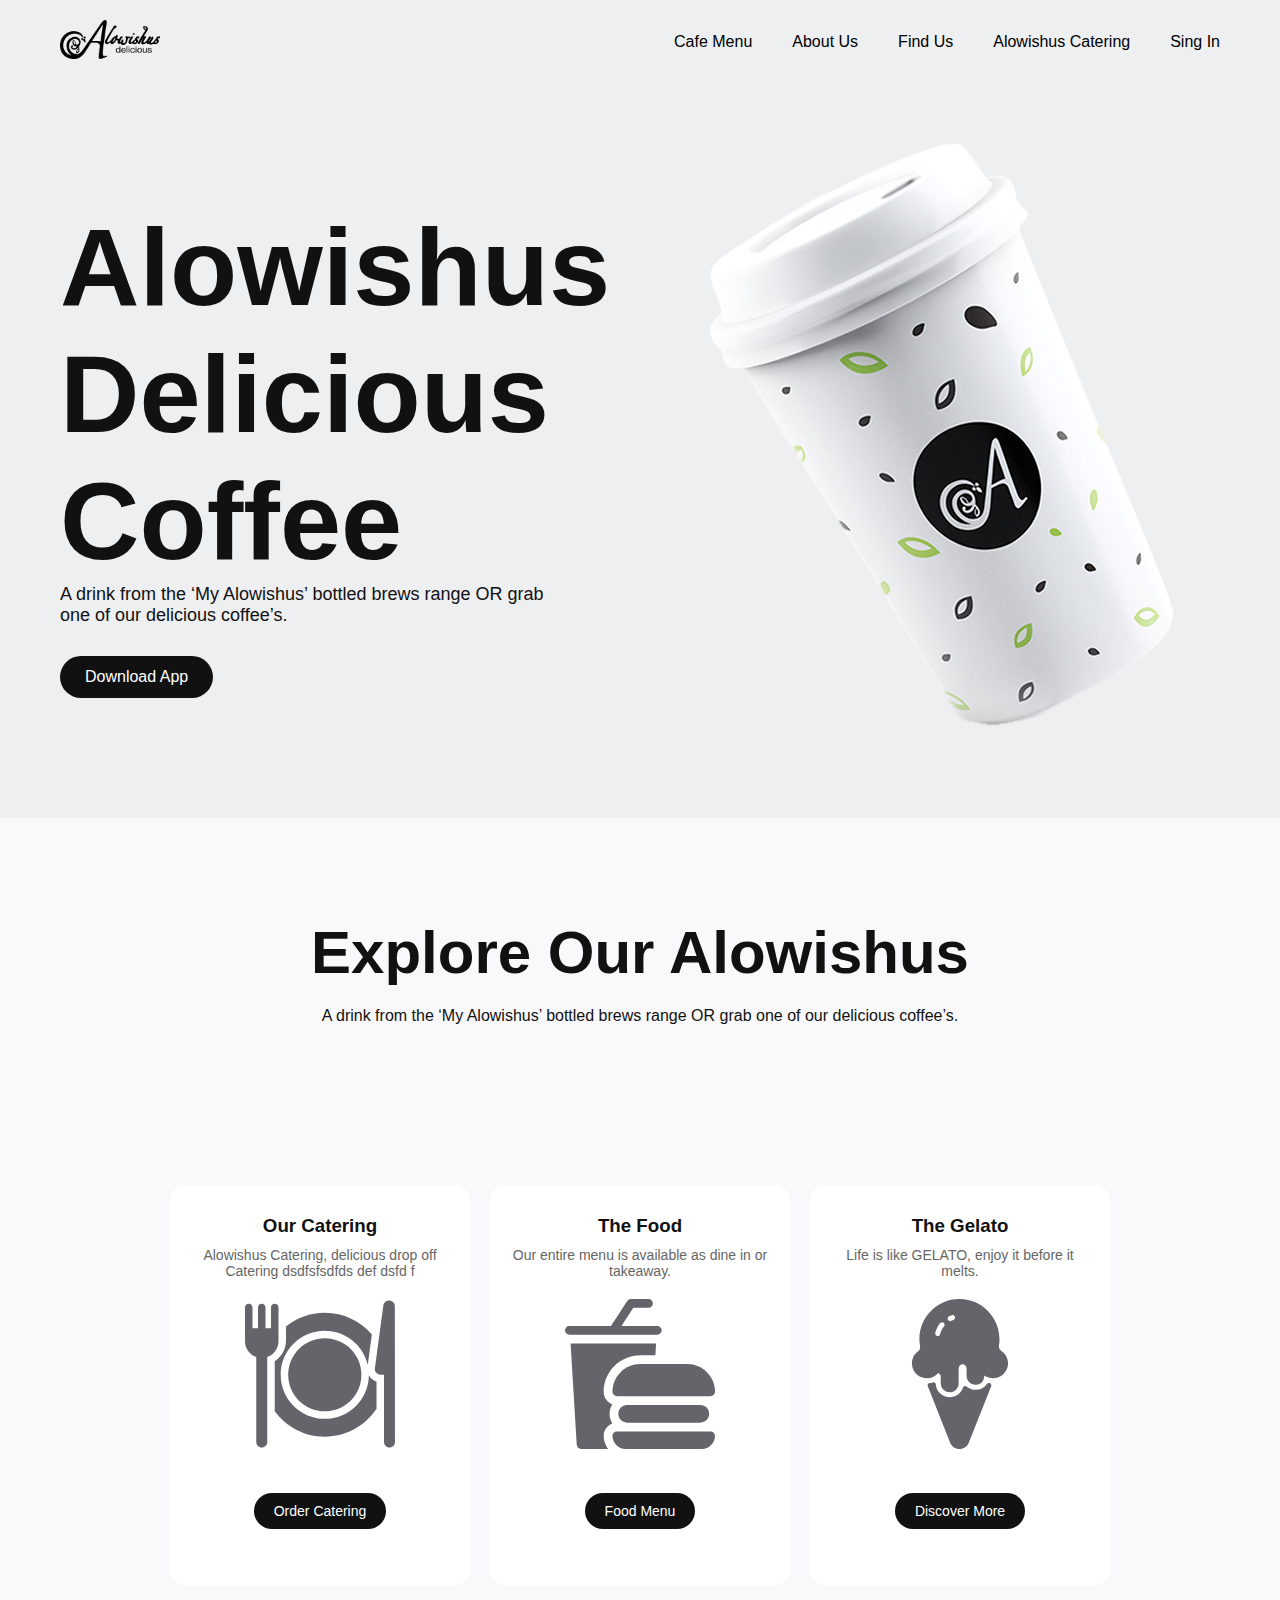
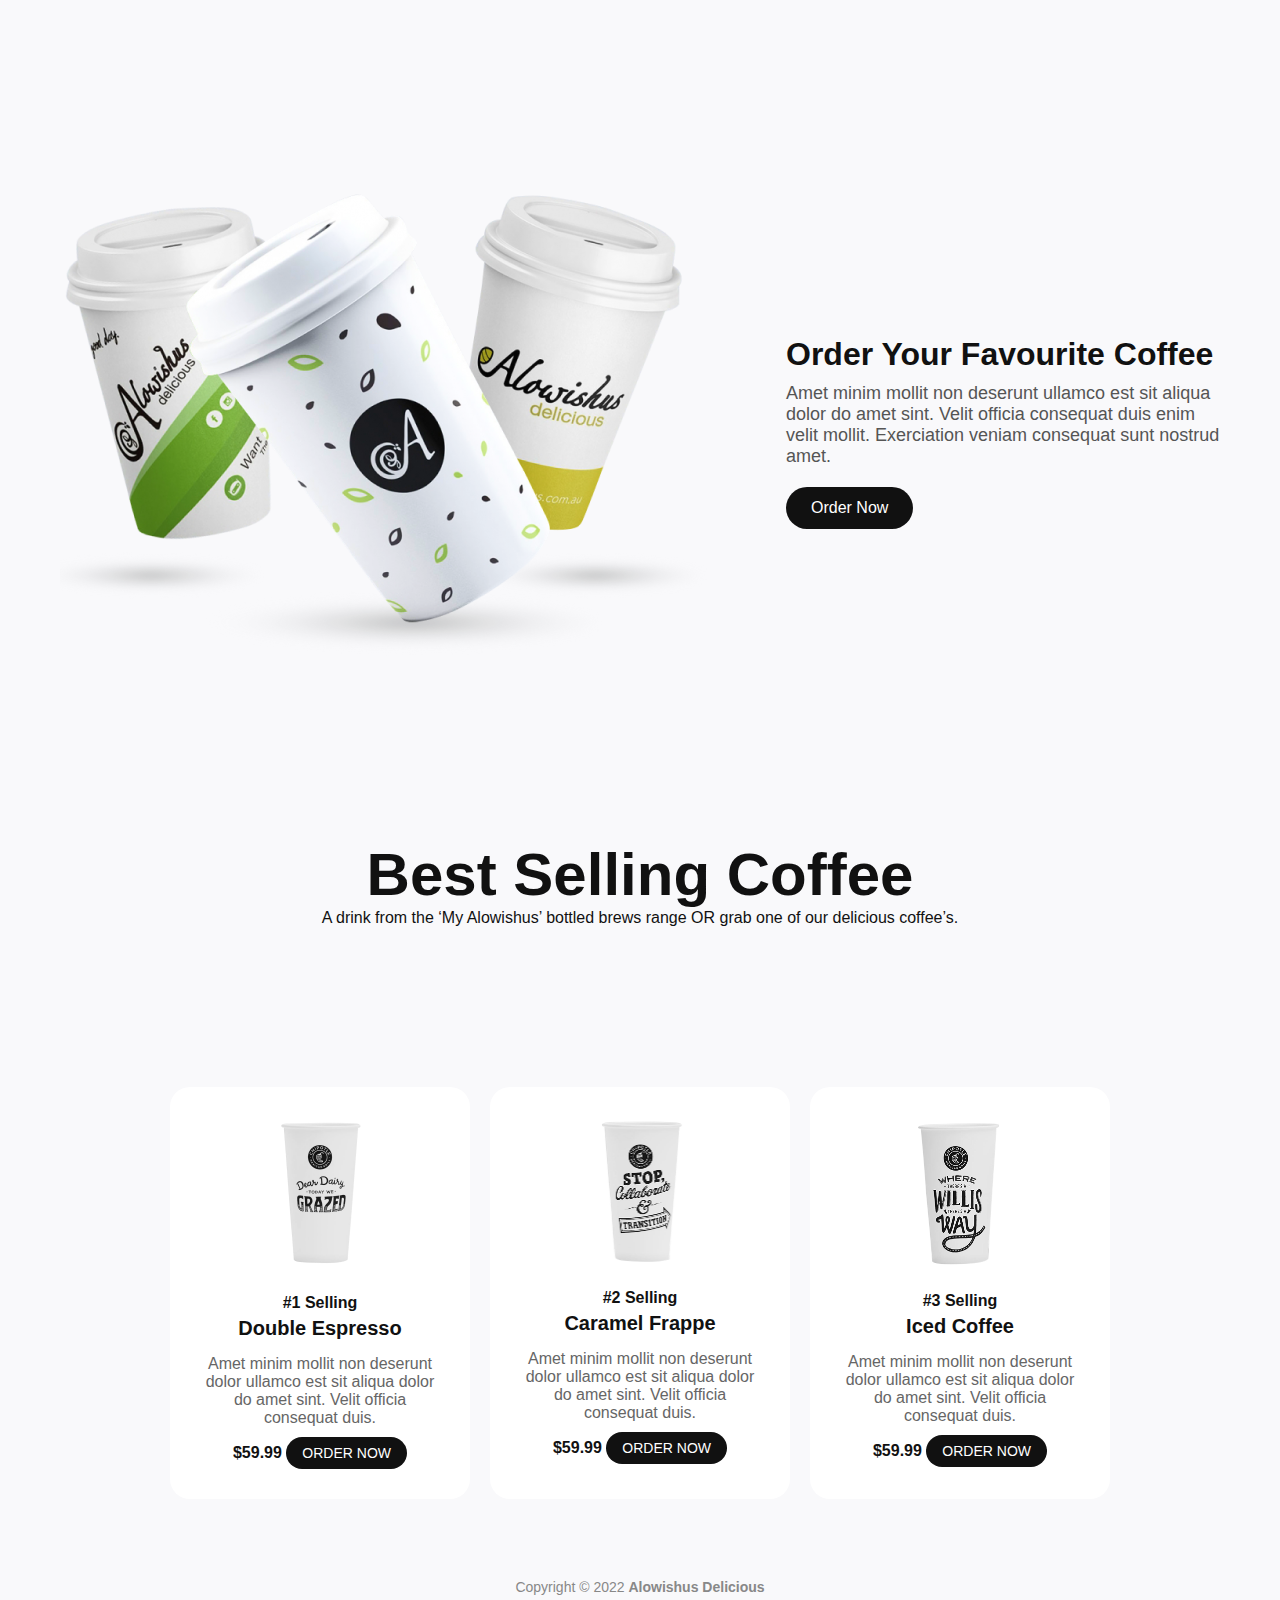
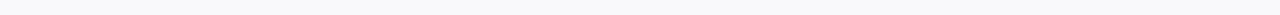
<file: index.html>
<!DOCTYPE html>
<html lang="en">

<head>
    <meta charset="UTF-8">
    <title>Alowishus Delicious Coffee</title>
    <link rel="stylesheet" href="style.css">

</head>

<body>

    <header>
        <div class="logo">
            <img src="images/logo.png" alt="">
        </div>
        <nav>
            <ul>
                <li><a href="#" class="active">Cafe Menu</a></li>
                <li><a href="#">About Us</a></li>
                <li><a href="#">Find Us</a></li>
                <li><a href="#">Alowishus Catering</a></li>
                <li><a href="login.html">Sing In</a></li>
            </ul>
        </nav>
    </header>

    <section class="cofee">
        <div class="text">
            <h1>Alowishus Delicious Coffee</h1>
            <p>A drink from the ‘My Alowishus’ bottled brews range OR grab one of our delicious coffee’s.</p>
            <button>Download App</button>
        </div>
        <img src="images/cofe.png" alt="Coffee Cup">
    </section>

    <div class="title">
        <h2>Explore Our Alowishus</h2>
        <p>A drink from the ‘My Alowishus’ bottled brews range OR grab one of our delicious coffee’s.</p>
    </div>

    <section class="section">
        <div class="cards">
            <div class="card">
                <h3>Our Catering</h3>
                <p>Alowishus Catering, delicious drop off Catering dsdfsfsdfds def dsfd f</p>
                <svg width="150" height="150" viewBox="0 0 150 150" fill="none" xmlns="http://www.w3.org/2000/svg">
                    <path
                        d="M125.625 78.7087C124.944 77.9296 124.367 77.0796 123.892 76.1821C123.658 100.304 103.965 119.857 79.7891 119.857C55.4681 119.857 35.6811 100.07 35.6811 75.7488C35.6811 51.4279 55.4681 31.6409 79.7891 31.6409C100.711 31.6409 118.278 46.2847 122.779 65.8604L126.773 36.1669L126.863 35.4993C115.489 22.2161 98.6066 13.7828 79.7891 13.7828C65.1083 13.7828 51.6058 18.918 40.9772 27.4822V28.1234V28.691V41.268V41.7673C40.9772 50.1681 36.6231 57.8378 29.7335 62.2204V111.382V112.229C41.0142 127.665 59.2485 137.714 79.7891 137.714C101.373 137.714 120.412 126.619 131.51 109.834V108.926V82.594C129.259 81.8615 127.218 80.5307 125.625 78.7087Z"
                        fill="#64646A" />
                    <path
                        d="M79.7891 39.1372C59.6013 39.1372 43.1769 55.5611 43.1769 75.7493C43.1769 95.9376 59.6008 112.361 79.7891 112.361C99.9773 112.361 116.401 95.9376 116.401 75.7493C116.401 55.5611 99.9768 39.1372 79.7891 39.1372Z"
                        fill="#64646A" />
                    <path
                        d="M149.833 7.23393C149.833 4.0437 147.247 1.45764 144.057 1.45764C141.164 1.45764 138.718 3.59695 138.332 6.46386L129.892 69.2034C129.67 70.855 130.172 72.5216 131.268 73.7759C132.365 75.0302 133.95 75.7493 135.617 75.7493H139.006V143.045C139.006 146.081 141.467 148.542 144.503 148.542C147.538 148.542 149.999 146.081 149.999 143.045L149.833 7.23393Z"
                        fill="#64646A" />
                    <path
                        d="M33.4814 8.45372C33.4814 6.38338 31.8038 4.70581 29.7334 4.70581C27.6631 4.70581 25.9855 6.38338 25.9855 8.45372V29.1917H20.4886V8.45372C20.4886 6.38338 18.811 4.70581 16.7407 4.70581C14.6703 4.70581 12.9928 6.38338 12.9928 8.45372V29.1917H7.49583V8.45372C7.49583 6.38338 5.81826 4.70581 3.74791 4.70581C1.67757 4.70581 0 6.38338 0 8.45372V42.2679C0 49.5733 4.70588 55.7969 11.2437 58.0771V143.045C11.2437 146.081 13.7049 148.542 16.7407 148.542C19.7765 148.542 22.2376 146.081 22.2376 143.045V58.0771C28.7755 55.7969 33.4814 49.5733 33.4814 42.2679V8.45372Z"
                        fill="#64646A" />
                </svg>
                <button>Order Catering</button>
            </div>
            <div class="card">
                <h3>The Food</h3>
                <p>Our entire menu is available as dine in or takeaway.</p>
                <svg width="150" height="150" viewBox="0 0 150 150" fill="none" xmlns="http://www.w3.org/2000/svg">
                    <g clip-path="url(#clip0_1_99)">
                        <path
                            d="M45.3188 104.313C41.3523 102.038 38.6721 97.7634 38.6721 92.8711C38.6721 72.678 55.1001 56.25 75.2932 56.25H90.3845L91.0952 44.5312H5.58496L11.727 145.871C11.8678 148.191 13.7892 150 16.1135 150H43.0781C40.3132 146.325 38.6721 141.759 38.6721 136.816C38.6721 131.118 42.3068 126.254 47.3788 124.417C45.5809 121.66 44.5315 118.373 44.5315 114.844C44.5315 111.311 45.5832 108.021 47.3845 105.262C45.9517 104.939 45.1563 104.622 45.3188 104.313Z"
                            fill="#64646A" />
                        <path
                            d="M48.3353 35.7433C48.3387 35.7433 48.3421 35.7422 48.3456 35.7422H92.2852C94.7124 35.7422 96.6797 33.7749 96.6797 31.3477C96.6797 28.9204 94.7124 26.9531 92.2852 26.9531H56.4526L68.2983 8.78906H83.4961C85.9234 8.78906 87.8906 6.82182 87.8906 4.39453C87.8906 1.96724 85.9234 0 83.4961 0H65.918C64.4325 0 63.0478 0.749588 62.2375 1.99356L45.9595 26.9531H4.39453C1.96724 26.9531 0 28.9204 0 31.3477C0 33.7749 1.96724 35.7422 4.39453 35.7422H48.3192C48.325 35.7422 48.3307 35.7433 48.3353 35.7433Z"
                            fill="#64646A" />
                        <path
                            d="M47.4609 92.8711C47.4609 95.2984 49.4282 97.2656 51.8555 97.2656H145.605C148.033 97.2656 150 95.2984 150 92.8711C150 77.5246 137.514 65.0391 122.168 65.0391H75.293C59.9464 65.0391 47.4609 77.5246 47.4609 92.8711Z"
                            fill="#64646A" />
                        <path
                            d="M62.1094 106.055C57.2548 106.055 53.3203 109.989 53.3203 114.844C53.3203 119.698 57.2548 123.633 62.1094 123.633H135.352C140.206 123.633 144.141 119.698 144.141 114.844C144.141 109.989 140.206 106.055 135.352 106.055H62.1094Z"
                            fill="#64646A" />
                        <path
                            d="M145.605 132.422H51.8555C49.4282 132.422 47.4609 134.389 47.4609 136.816C47.4609 144.086 53.3752 150 60.6445 150H136.816C144.086 150 150 144.086 150 136.816C150 134.389 148.033 132.422 145.605 132.422Z"
                            fill="#64646A" />
                    </g>
                    <defs>
                        <clipPath id="clip0_1_99">
                            <rect width="150" height="150" fill="white" />
                        </clipPath>
                    </defs>
                </svg>

                <button>Food Menu</button>
            </div>
            <div class="card">
                <h3>The Gelato</h3>
                <p>Life is like GELATO, enjoy it before it melts.</p>
                <svg width="150" height="150" viewBox="0 0 150 150" fill="none" xmlns="http://www.w3.org/2000/svg">
                    <g clip-path="url(#clip0_1_112)">
                        <path
                            d="M116.158 51.6431C114.487 50.5733 113.615 48.6526 113.937 46.7507C118.043 22.3889 99.2328 0.345636 75.0324 0.0040446C49.8344 -0.3535 30.5414 22.3538 35.0644 47.2453C35.4022 49.1156 34.6421 51.0331 33.1281 52.1279C28.9395 55.1591 26.6247 60.058 26.9375 65.2254C27.7539 78.7148 44.6458 84.2447 53.3326 74.0623C53.4546 74.1374 53.5797 74.2156 53.7017 74.2879C54.978 75.0605 55.7381 76.3803 55.7381 77.8195V84.2853C55.7381 86.7378 56.711 89.0273 58.4783 90.7321C64.1099 96.165 73.656 92.2689 73.656 84.1289V69.4765C73.656 65.9073 77.8226 64.0148 80.3627 66.4832C81.1385 67.2371 81.5639 68.2443 81.5639 69.3201V76.8276C81.5639 81.8523 85.7127 85.9598 90.8513 85.7837C97.6049 85.5331 99.0407 80.4284 99.4129 76.5523C109.14 83.4198 122.636 76.7237 123.08 64.866C123.277 59.5666 120.625 54.4991 116.158 51.6431ZM68.3382 20.8908C66.2014 21.6028 66.0665 21.9791 65.1256 21.9791C62.4501 21.9791 61.6559 18.3308 64.0683 17.2087C64.9442 16.8021 65.8513 16.4423 66.7679 16.1389C68.0817 15.7041 69.4956 16.4173 69.9304 17.7311C70.3621 19.0421 69.652 20.4588 68.3382 20.8908ZM52.66 37.1223C51.0356 37.1223 49.8397 35.6021 50.2264 34.0224C51.1179 30.4 52.8446 26.9528 55.2282 24.0593C56.1041 22.9926 57.6838 22.8393 58.7505 23.7152C59.8172 24.5942 59.9705 26.1708 59.0915 27.2375C57.1833 29.5585 55.8007 32.3144 55.0875 35.2173C54.8091 36.3594 53.7862 37.1223 52.66 37.1223ZM104.392 83.97C105.863 84.2469 106.714 85.799 106.162 87.1907L83.7752 143.717C80.4643 152.093 68.4499 152.097 65.1378 143.717L42.8168 87.3653C42.245 85.922 43.1831 84.337 44.7209 84.1227C45.7316 83.9816 46.736 83.7636 47.7239 83.4664C49.1759 83.0297 50.6612 84.0126 50.8054 85.5219C51.0387 87.9646 51.9174 91.3608 55.0027 94.336C62.6694 101.729 74.8312 97.99 77.9259 88.7379C78.4586 87.1451 80.4134 86.617 81.7181 87.6743C87.8239 92.6227 97.5251 91.6677 101.927 84.9554C102.415 84.2121 103.333 83.7705 104.392 83.97Z"
                            fill="#64646A" />
                    </g>
                    <defs>
                        <clipPath id="clip0_1_112">
                            <rect width="150" height="150" fill="white" />
                        </clipPath>
                    </defs>
                </svg>
                <button>Discover More</button>
            </div>
        </div>
    </section>

    <section class="cups">
        <img src="images/Frame21.png" alt="Cups">
        <div class="text">
            <h2>Order Your Favourite Coffee</h2>
            <p>Amet minim mollit non deserunt ullamco est sit aliqua dolor do amet sint. Velit officia consequat duis
                enim velit mollit. Exerciation veniam consequat sunt nostrud amet.</p>
            <button>Order Now</button>
        </div>
    </section>

    <div class="title">
        <h1>Best Selling Coffee</h1>
        <p>A drink from the ‘My Alowishus’ bottled brews range OR
            grab one of our delicious coffee’s.</p>
    </div>

    <section class="section">
        <div class="product">
            <div class="info">
                <img src="images/2.png" alt="Coffee Cup">
                    <h4>#1 Selling</h4>
                <h3>Double Espresso</h3>
            </div>
            <div>
                <p>
                    Amet minim mollit non deserunt dolor ullamco est sit aliqua dolor do amet sint.
                    Velit officia consequat duis.
                </p>
            </div>
            <div class="price">
                <span>$59.99</span>
                <button>ORDER NOW</button>
            </div>
        </div>

        <div class="product">
            <div class="info">
                <img src="images/3.png" alt="Coffee Cup">
                <h4>#2 Selling</h4>
                <h3>Caramel Frappe</h3>
            </div>
            <div>
                <p>
                    Amet minim mollit non deserunt dolor ullamco est sit aliqua dolor do amet sint.
                    Velit officia consequat duis.
                </p>
            </div>
            <div class="price">
                <span>$59.99</span>
                <button>ORDER NOW</button>
            </div>
        </div>

        <div class="product">
            <div class="info">
                <img src="images/1.png" alt="Coffee Cup">
                <h4>#3 Selling</h4>
                <h3>Iced Coffee</h3>
            </div>
            <div>
                <p>
                    Amet minim mollit non deserunt dolor ullamco est sit aliqua dolor do amet sint.
                    Velit officia consequat duis.
                </p>
            </div>
            <div class="price">
                <span>$59.99</span>
                <button>ORDER NOW</button>
            </div>
        </div>


    </section>

    <footer>
        Copyright © 2022 <strong>Alowishus Delicious</strong>
    </footer>

</body>

</html>
</file>
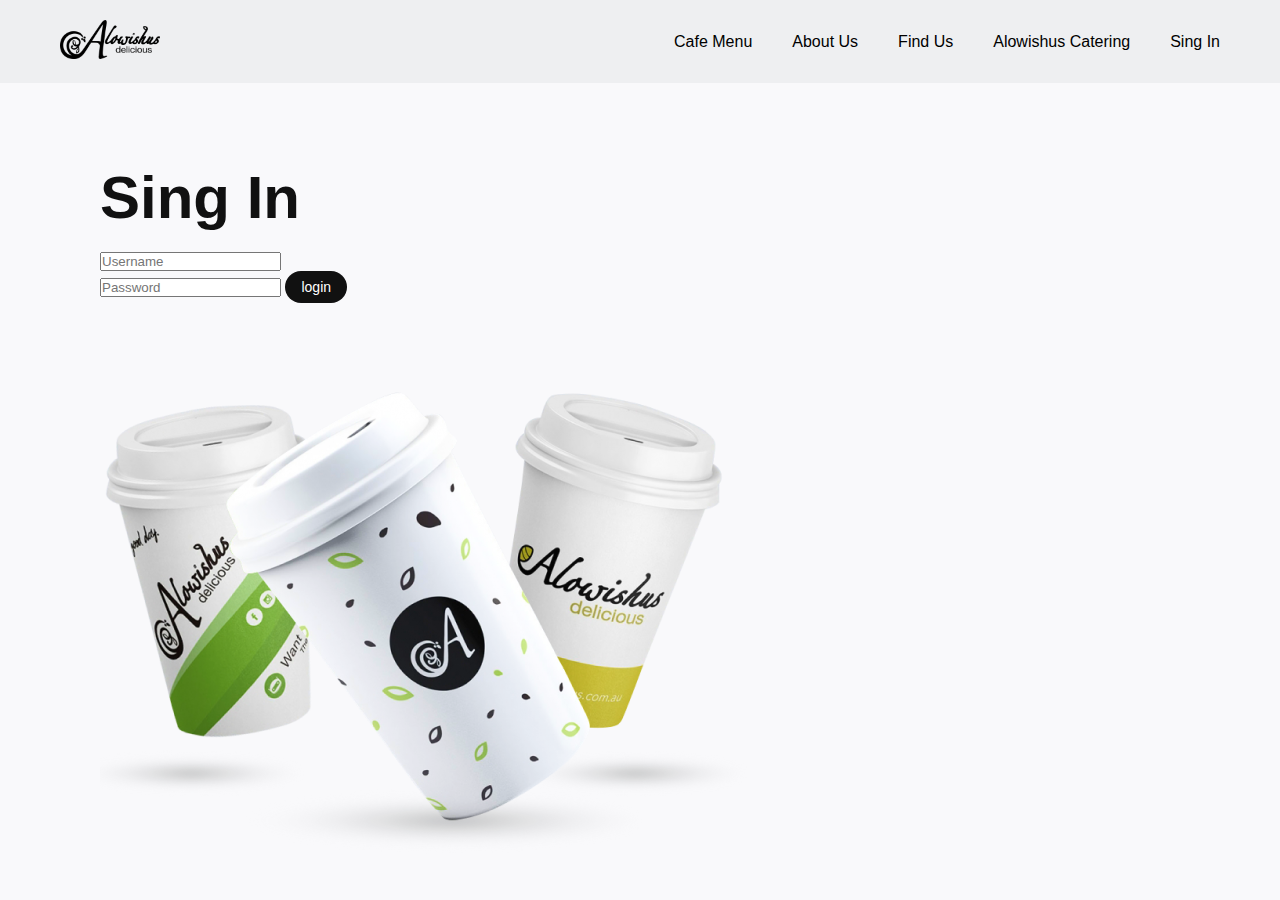
<file: login.html>
<!DOCTYPE html>
<html lang="en">

<head>
    <meta charset="UTF-8">
    <meta name="viewport" content="width=device-width, initial-scale=1.0">
    <title>sing in</title>
    <link rel="stylesheet" href="style.css">
</head>

<body>
    <header>
        <div class="logo">
            <img src="images/logo.png" alt="">
        </div>
        <nav>
            <ul>
                <li><a href="index.html">Cafe Menu</a></li>
                <li><a href="#">About Us</a></li>
                <li><a href="#">Find Us</a></li>
                <li><a href="#">Alowishus Catering</a></li>
                <li><a href="#" class="active">Sing In</a></li>
            </ul>
        </nav>
    </header>

    <section class="login">
        <h2>Sing In</h2>
        <form>
            <div class="singin">
                <input type="text" placeholder="Username">
            </div>
            <div class="singin">
                <input type="password" placeholder="Password">
                <button>login</button>
            </div>
            <div class="image">
                <img src="images/Frame21.png" alt="Coffee Cup">
            </div>
        </form>
    </section>
</file>
<file: style.css>
* {
    box-sizing: border-box;
    margin: 0;
    padding: 0;
}

body {
    font-family: 'Outfit', sans-serif;
    background-color: #f9f9fb;
    color: #111;
}

header {
    background: #EEEFF1;
    display: flex;
    justify-content: space-between;
    align-items: center;
    padding: 20px 60px;
    flex-wrap: wrap;
}

.logo img {
    width: 100px;
}

nav ul {
    display: flex;
    flex-wrap: wrap;
    list-style: none;
    gap: 40px;
}

nav a {
    text-decoration: none;
    color: #000;
}

.cofee {
    display: flex;
    flex-wrap: wrap;
    justify-content: center;
    align-items: center;
    gap: 40px;
    padding: 60px;
    background: #EEEFF1;
}

.text {
    flex: 1 1 400px;
    min-width: 280px;
}

.text h1 {
    font-size: 110px;
}

.text p {
    font-size: 18px;
    margin-bottom: 30px;
}

.text button {
    background: #111;
    color: white;
    border: none;
    padding: 12px 25px;
    border-radius: 25px;
    font-size: 16px;
}

.cofee img {
    flex: 1 1 400px;
    max-width: 100%;
    height: auto;
    transition: transform 0.3s ease;
}

.cofee img:hover {
    transform: translateY(-59px);
}

button:hover {
    color: #001F3F;
    background-color: rgba(172, 215, 109, 0.643);
}

.title {
    text-align: center;
    margin: 100px 0;
    font-size: 30px;
}

.title p {
    font-size: 16px;
}

.section {
    text-align: center;
    padding: 60px 20px;
    display: flex;
    flex-wrap: wrap;
    justify-content: center;
    gap: 20px;
}

.cards {
    display: flex;
    flex-wrap: wrap;
    justify-content: center;
    gap: 20px;
}

.card {
    background: white;
    border-radius: 16px;
    padding: 30px 20px;
    width: 300px;
    min-height: 400px;
    text-align: center;
}

.card h3 {
    margin-bottom: 10px;
}

.card p {
    font-size: 14px;
    color: #666;
    margin-bottom: 20px;
}

.card button {
    background: #111;
    color: white;
    border: none;
    padding: 10px 20px;
    border-radius: 25px;
    font-size: 14px;
    margin-top: 40px;
}

.card button:hover {
    color: #001F3F;
    background-color: rgba(172, 215, 109, 0.643);
}

.cups {
    display: flex;
    flex-wrap: wrap;
    justify-content: center;
    align-items: center;
    gap: 40px;
    padding: 60px;
}

.cups img {
    flex: 1 1 400px;
    max-width: 100%;
    height: auto;
}

.cups .text {
    flex: 1 1 400px;
    min-width: 280px;
}

.cups h2 {
    font-size: 32px;
    margin-bottom: 10px;
}

.cups p {
    color: #555;
    margin-bottom: 20px;
}

.product {
    background: #fff;
    border-radius: 20px;
    padding: 30px;
    width: 300px;
    text-align: center;
    display: flex;
    flex-direction: column;
    align-items: center;
}

.product img {
    width: 50%;
    height: auto;
    margin-bottom: 20px;
}

.product h4 {
    margin-bottom: 5px;
}

.product h3 {
    font-size: 20px;
    font-weight: 700;
    margin-bottom: 15px;
}

.product p {
    font-size: 16px;
    color: #666;
    margin-bottom: 10px;
}

.product span {
    font-weight: bold;
    margin-bottom: 10px;
}

.product button {
    background: #111;
    color: white;
    border: none;
    padding: 8px 16px;
    border-radius: 25px;
    font-size: 14px;
}

.product button:hover {
    color: #001F3F;
    background-color: rgba(172, 215, 109, 0.643);
}

footer {
    text-align: center;
    padding: 20px;
    font-size: 14px;
    color: #888;
}

h2 {
    margin-top: 80px;
    font-size: 60px;
    margin-bottom: 20px;
}

@media (max-width: 768px) {
    .text h1 {
        font-size: 50px;
    }

    .section {
        padding: 40px 10px;
    }

    .cofee, .cups {
        flex-direction: column;
        text-align: center;
        padding: 40px 20px;
    }

    header {
        flex-direction: column;
        align-items: flex-start;
        gap: 20px;
        padding: 20px;
    }

    nav ul {
        flex-direction: column;
        gap: 10px;
    }
}

.login{
    margin-left: 100px;
}

.singin button{
    background: #111;
    color: white;
    border: none;
    padding: 8px 16px;
    border-radius: 25px;
    font-size: 14px;
}
</file>
